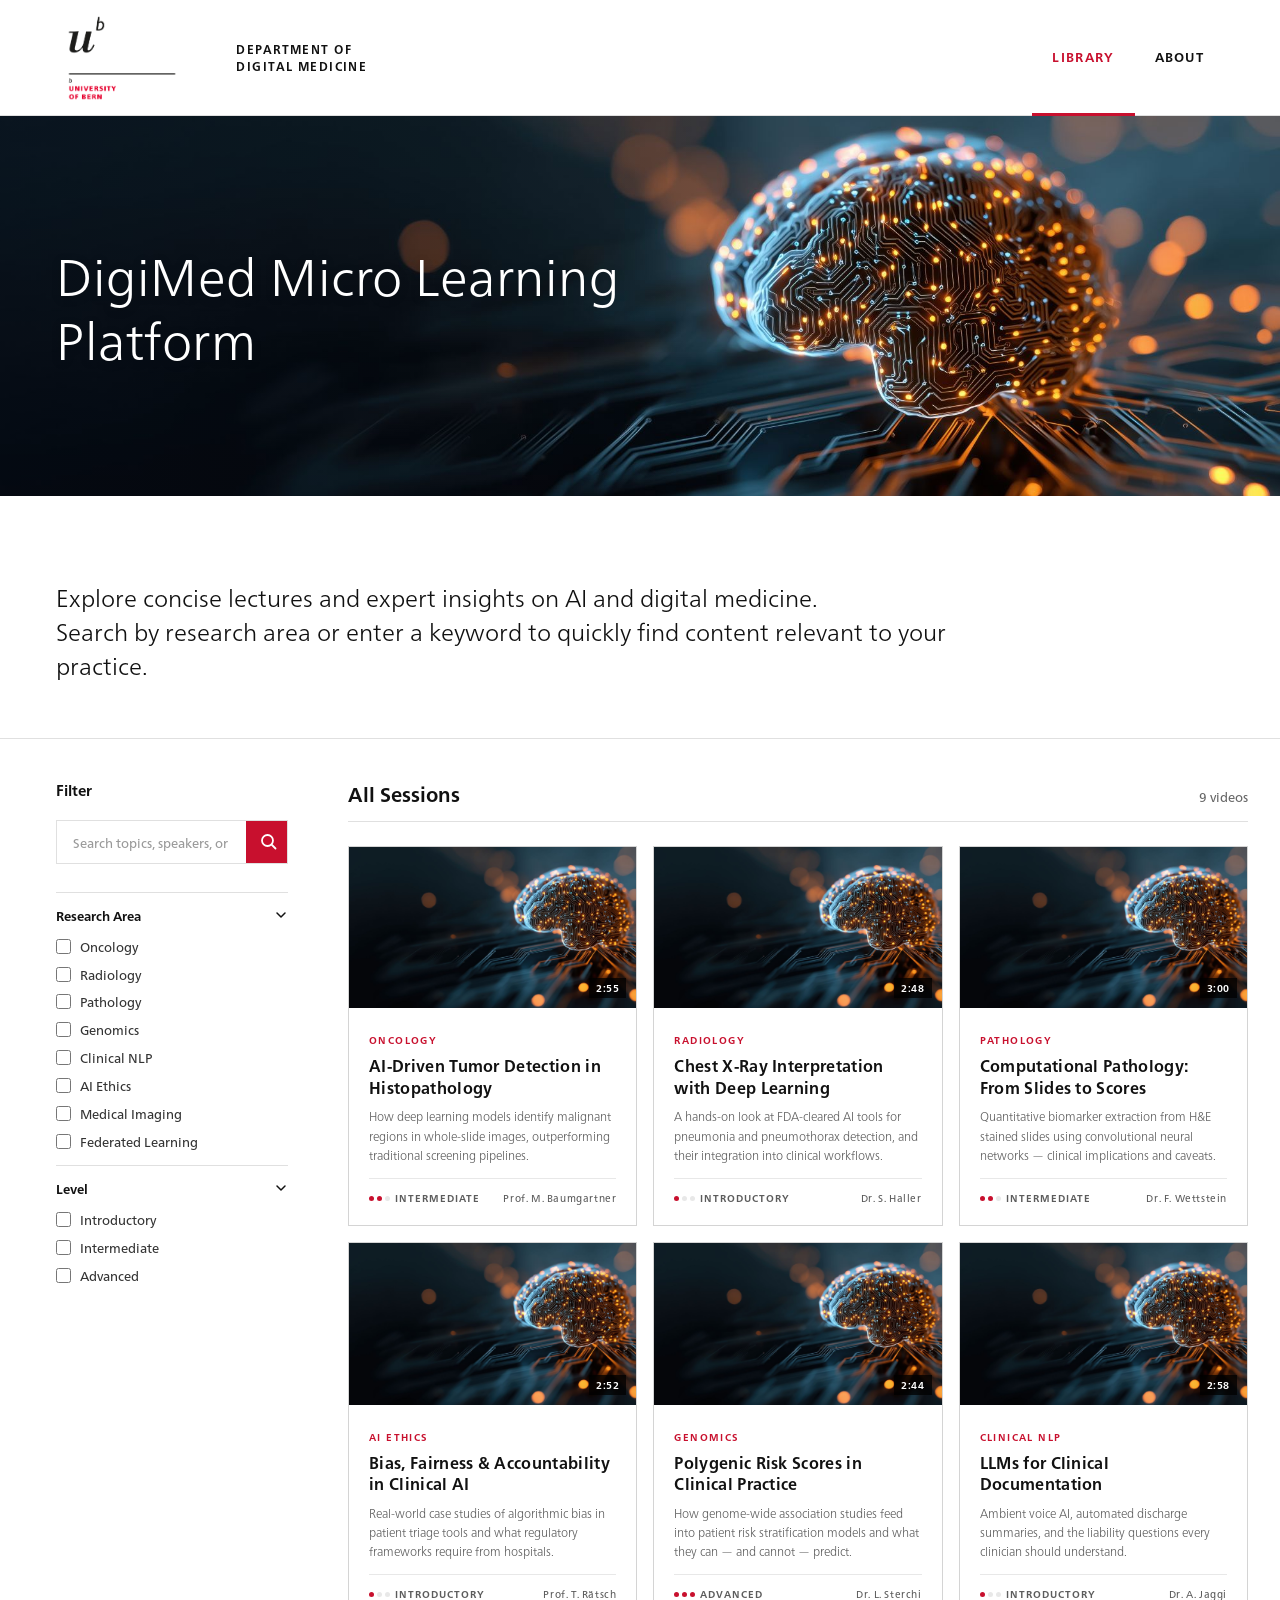
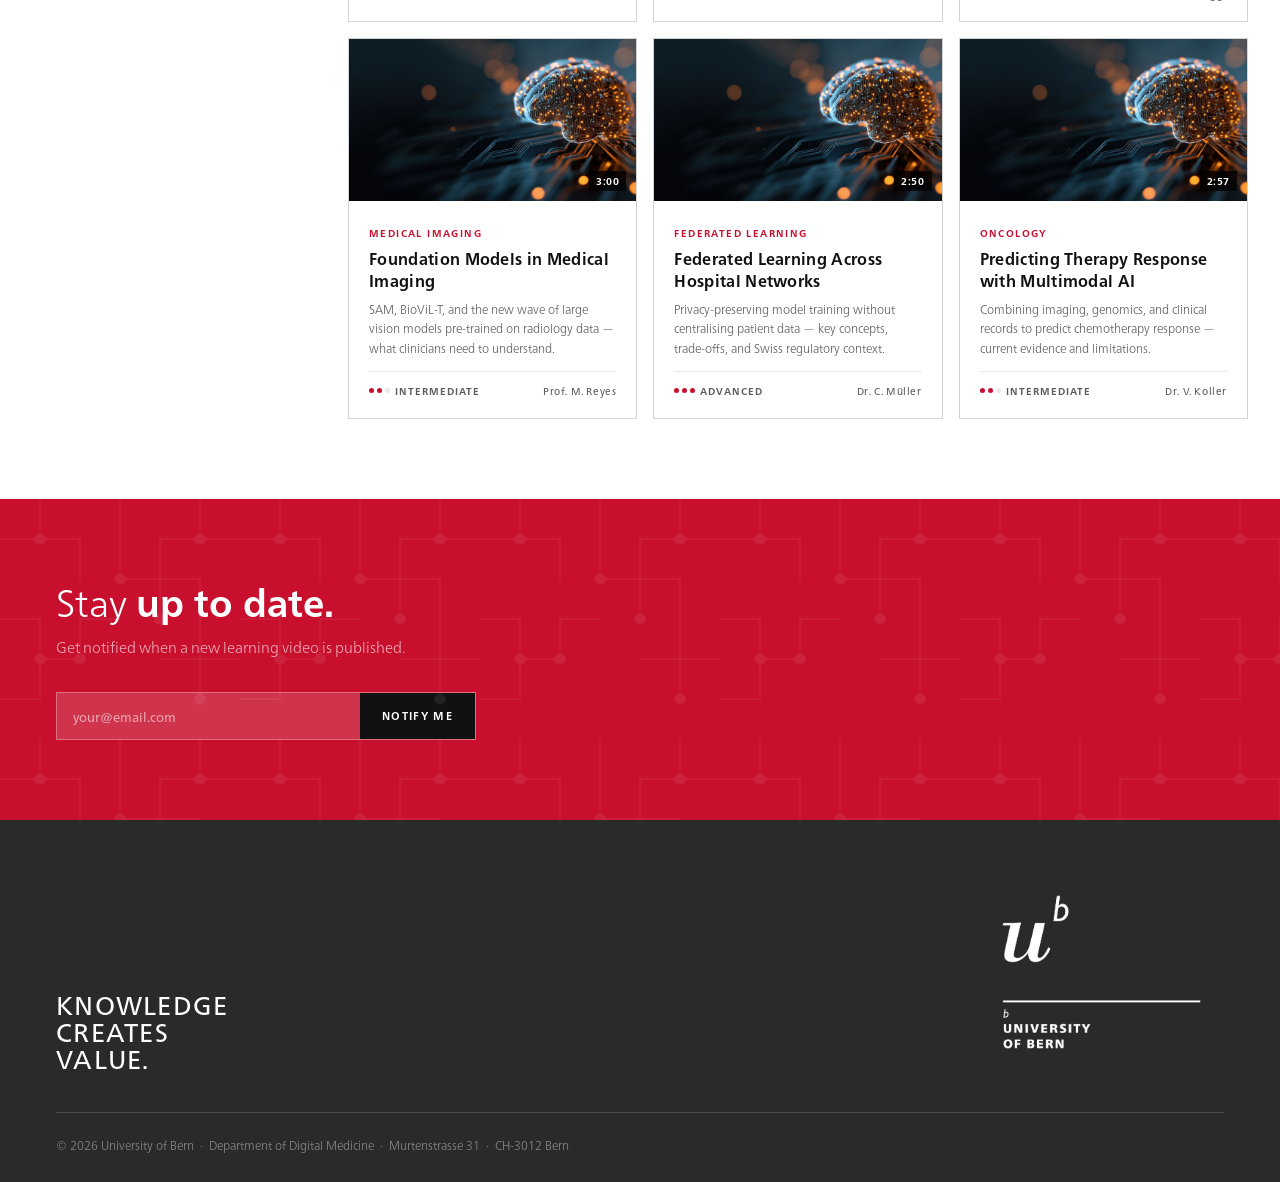
<file: index.html>
<!DOCTYPE html>
<html lang="en">
<head>
<meta charset="UTF-8"/>
<meta name="viewport" content="width=device-width,initial-scale=1"/>
<title>DigiMed Learn — University of Bern</title>
<link rel="stylesheet" href="./css/styles.css">
</head>
<body>

<!-- HEADER -->
<header>
  <div class="header-logo"><img src="assets/logos/ub_Logo_english_2019_RGB.png" alt="University of Bern"/></div>
  <a class="header-dept" href="https://ddm.unibe.ch" target="_blank" rel="noopener">Department of Digital Medicine</a>
  <div style="flex:1"></div>
  <nav class="nav-inner">
    <button class="nav-toggle" aria-expanded="false" aria-label="Open menu">
      <span></span><span></span><span></span>
    </button>
    <div class="nav-links" id="nav-menu">
      <a href="#" class="active">Library</a>
      <a href="about.html">About</a>
    </div>
  </nav>
</header>

<!-- HERO IMAGE -->
<div class="hero-image">
  <img src="assets/images/AdobeStock_1923058566-v2.jpg" alt="AI and Digital Medicine"/>
  <div class="hero-overlay-title">DigiMed Micro Learning<br>Platform</div>
</div>

<!-- INTRO -->
<div class="intro-block">
  <div class="intro-eyebrow">Department of Digital Medicine · University of Bern</div>
  <h1 class="intro-title"><span class="intro-subtitle"></span></h1>
  <p class="intro-desc"><span class="intro-subtitle">Explore concise lectures and expert insights on AI and digital medicine.<br>Search by research area or enter a keyword to quickly find content relevant to your practice.</span></p>
</div>

<!-- LIBRARY -->
<div class="library">
  <aside class="sidebar">
    <div class="sidebar-title">Filter</div>
    <div class="search-wrap">
      <input type="text" id="searchInput" placeholder="Search topics, speakers, or keywords…" autocomplete="off"/>
      <button onclick="applyFilters()" aria-label="Search">
        <svg width="17" height="17" viewBox="0 0 17 17" fill="none"><circle cx="7.5" cy="7.5" r="5.5" stroke="white" stroke-width="1.8"/><path d="M12 12l3.5 3.5" stroke="white" stroke-width="1.8" stroke-linecap="round"/></svg>
      </button>
    </div>
    <div class="filter-section">
      <div class="filter-heading" onclick="toggleFilter(this)">Research Area<svg width="14" height="14" viewBox="0 0 14 14" fill="none"><path d="M3 5l4 4 4-4" stroke="currentColor" stroke-width="1.5" stroke-linecap="round" stroke-linejoin="round"/></svg></div>
      <div class="filter-options" id="area-filters">
        <div class="filter-opt"><input type="checkbox" id="f-oncology" value="oncology"/><label for="f-oncology">Oncology</label></div>
        <div class="filter-opt"><input type="checkbox" id="f-radiology" value="radiology"/><label for="f-radiology">Radiology</label></div>
        <div class="filter-opt"><input type="checkbox" id="f-pathology" value="pathology"/><label for="f-pathology">Pathology</label></div>
        <div class="filter-opt"><input type="checkbox" id="f-genomics" value="genomics"/><label for="f-genomics">Genomics</label></div>
        <div class="filter-opt"><input type="checkbox" id="f-nlp" value="clinical-nlp"/><label for="f-nlp">Clinical NLP</label></div>
        <div class="filter-opt"><input type="checkbox" id="f-ethics" value="ethics"/><label for="f-ethics">AI Ethics</label></div>
        <div class="filter-opt"><input type="checkbox" id="f-imaging" value="imaging"/><label for="f-imaging">Medical Imaging</label></div>
        <div class="filter-opt"><input type="checkbox" id="f-federated" value="federated"/><label for="f-federated">Federated Learning</label></div>
      </div>
    </div>
    <div class="filter-section">
      <div class="filter-heading" onclick="toggleFilter(this)">Level<svg width="14" height="14" viewBox="0 0 14 14" fill="none"><path d="M3 5l4 4 4-4" stroke="currentColor" stroke-width="1.5" stroke-linecap="round" stroke-linejoin="round"/></svg></div>
      <div class="filter-options" id="level-filters">
        <div class="filter-opt"><input type="checkbox" id="f-intro" value="Introductory"/><label for="f-intro">Introductory</label></div>
        <div class="filter-opt"><input type="checkbox" id="f-inter" value="Intermediate"/><label for="f-inter">Intermediate</label></div>
        <div class="filter-opt"><input type="checkbox" id="f-adv" value="Advanced"/><label for="f-adv">Advanced</label></div>
      </div>
    </div>
  </aside>

  <div class="grid-area">
  <div class="grid-header">
    <h2>All Sessions</h2>
    <span class="grid-count" id="resultCount">9 videos</span>
  </div>
  <div class="video-grid" id="videoGrid">
    <div class="empty-state" id="emptyState">
      <h3>No sessions found</h3>
      <p>Try a different search or clear your filters.</p>
    </div>
  </div>
</div>
</div>
<!-- STAY UP TO DATE -->
<div class="notify">
  <div class="notify-text">
    <h2>Stay <strong>up to date.</strong></h2>
    <p>Get notified when a new learning video is published.</p>
  </div>
  <form class="notify-form" id="notifyForm" action="https://formspree.io/f/xlgppkkq" method="POST">
    <input type="hidden" name="_subject" value="DigiMed Learn – New Subscription"/>
    <input type="email" name="email" id="notifyEmail" placeholder="your@email.com" required/>
    <button type="submit" id="notifyBtn">Notify me</button>
  </form>
</div>

<!-- MODAL -->
<div class="modal-overlay" id="modalOverlay" onclick="handleOverlayClick(event)">
  <div class="modal">
    <div class="modal-header">
      <div><div class="modal-tag" id="modalTag"></div><div class="modal-title" id="modalTitle"></div></div>
      <button class="modal-close" onclick="closeModal()">✕</button>
    </div>
    <div class="modal-video"><iframe id="modalIframe" src="" allow="autoplay; encrypted-media" allowfullscreen></iframe></div>
    <div class="modal-footer">
      <div class="modal-meta">
        <span>
          <svg width="11" height="11" viewBox="0 0 12 12" fill="none">
            <circle cx="6" cy="6" r="5" stroke="currentColor" stroke-width="1.2"/>
            <path d="M6 3v3l2 1.5" stroke="currentColor" stroke-width="1.2" stroke-linecap="round"/>
          </svg>
          <span id="modalDuration"></span>
        </span>
        <span>
          <svg width="11" height="11" viewBox="0 0 12 12" fill="none">
            <circle cx="6" cy="4" r="2" stroke="currentColor" stroke-width="1.2"/>
            <path d="M2 10c0-2.2 1.8-4 4-4s4 1.8 4 4" stroke="currentColor" stroke-width="1.2" stroke-linecap="round"/>
          </svg>
          <span id="modalSpeaker"></span>
        </span>
      </div>
<button class="modal-like-btn" id="modalLikeBtn">
  <svg width="14" height="14" viewBox="0 0 24 24" fill="none" stroke="currentColor" stroke-width="2">
    <path d="M20.84 4.61a5.5 5.5 0 0 0-7.78 0L12 5.67l-1.06-1.06a5.5 5.5 0 0 0-7.78 7.78l1.06 1.06L12 21.23l7.78-7.78 1.06-1.06a5.5 5.5 0 0 0 0-7.78z"/>
  </svg>
  <span class="like-count">0</span>
</button>
      <div class="modal-inst">Dept. of Digital Medicine · UNIBE</div>
    </div>
  </div>
</div>

<!-- FOOTER -->
<footer>
  <div class="footer-top">
    <div class="footer-tagline">Knowledge<br>creates<br>value.</div>
    <img class="footer-logo-img" src="assets/logos/ub_Logo_english_2019_neg.png" alt="University of Bern"/>
  </div>
  <div class="footer-divider"></div>
  <div class="footer-bottom">
    © 2026 University of Bern &nbsp;·&nbsp; Department of Digital Medicine &nbsp;·&nbsp; Murtenstrasse 31 &nbsp;·&nbsp; CH-3012 Bern
  </div>
</footer>

<script src="js/app.js"></script>

</body>
</html>
</file>
